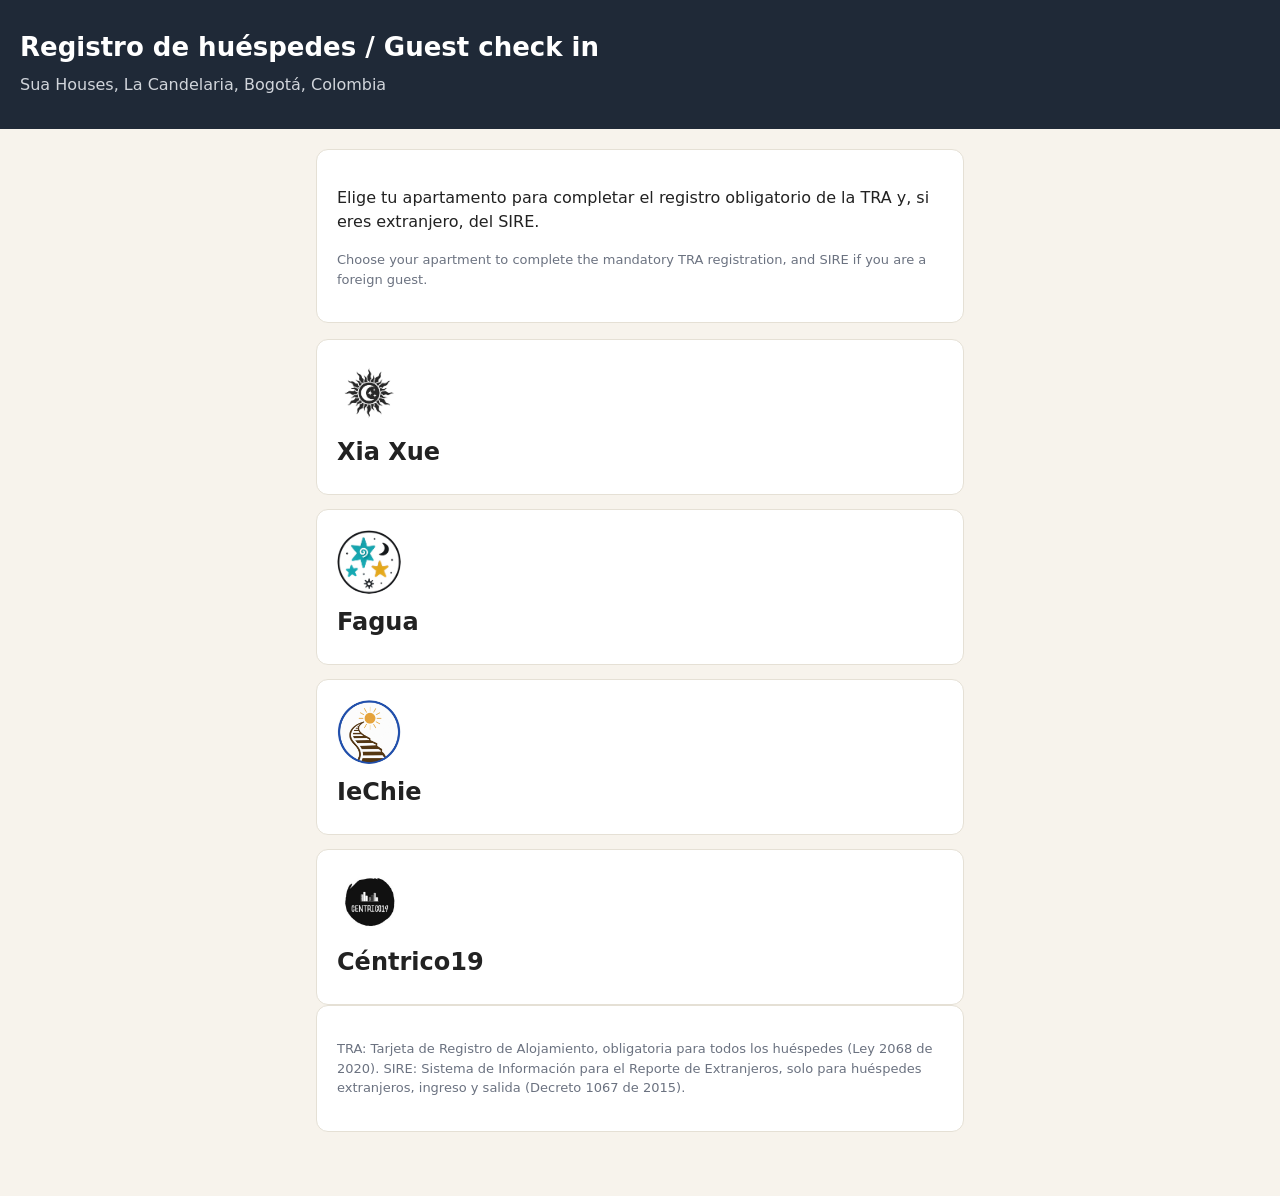
<file: index.html>
<!DOCTYPE html>
<html lang="es">
<head>
<meta charset="utf-8">
<meta name="viewport" content="width=device-width, initial-scale=1">
<title>Registro de huéspedes Sua Houses</title>
<link rel="stylesheet" href="styles.css">
</head>
<body>
<header>
<h1>Registro de huéspedes / Guest check in</h1>
<p>Sua Houses, La Candelaria, Bogotá, Colombia</p>
</header>
<main>
<div class="card">
<p>Elige tu apartamento para completar el registro obligatorio de la TRA y, si eres extranjero, del SIRE.</p>
<p class="small">Choose your apartment to complete the mandatory TRA registration, and SIRE if you are a foreign guest.</p>
</div>
<div class="prop-grid">
<a class="prop-card" href="xia-xue/"><img class="prop-logo" src="assets/logo-xia-xue.jpg" alt="Xia Xue House logo"><h2>Xia Xue</h2></a>
<a class="prop-card" href="fagua/"><img class="prop-logo" src="assets/logo-fagua.jpg" alt="Fagua logo"><h2>Fagua</h2></a>
<a class="prop-card" href="iechie/"><img class="prop-logo" src="assets/logo-iechie.jpg" alt="IeChie logo"><h2>IeChie</h2></a>
<a class="prop-card" href="centrico19/"><img class="prop-logo" src="assets/logo-centrico19.jpg" alt="Céntrico19 logo"><h2>Céntrico19</h2></a>
</div>
<div class="card">
<p class="small">TRA: Tarjeta de Registro de Alojamiento, obligatoria para todos los huéspedes (Ley 2068 de 2020). SIRE: Sistema de Información para el Reporte de Extranjeros, solo para huéspedes extranjeros, ingreso y salida (Decreto 1067 de 2015).</p>
</div>
</main>
</body>
</html>
</file>
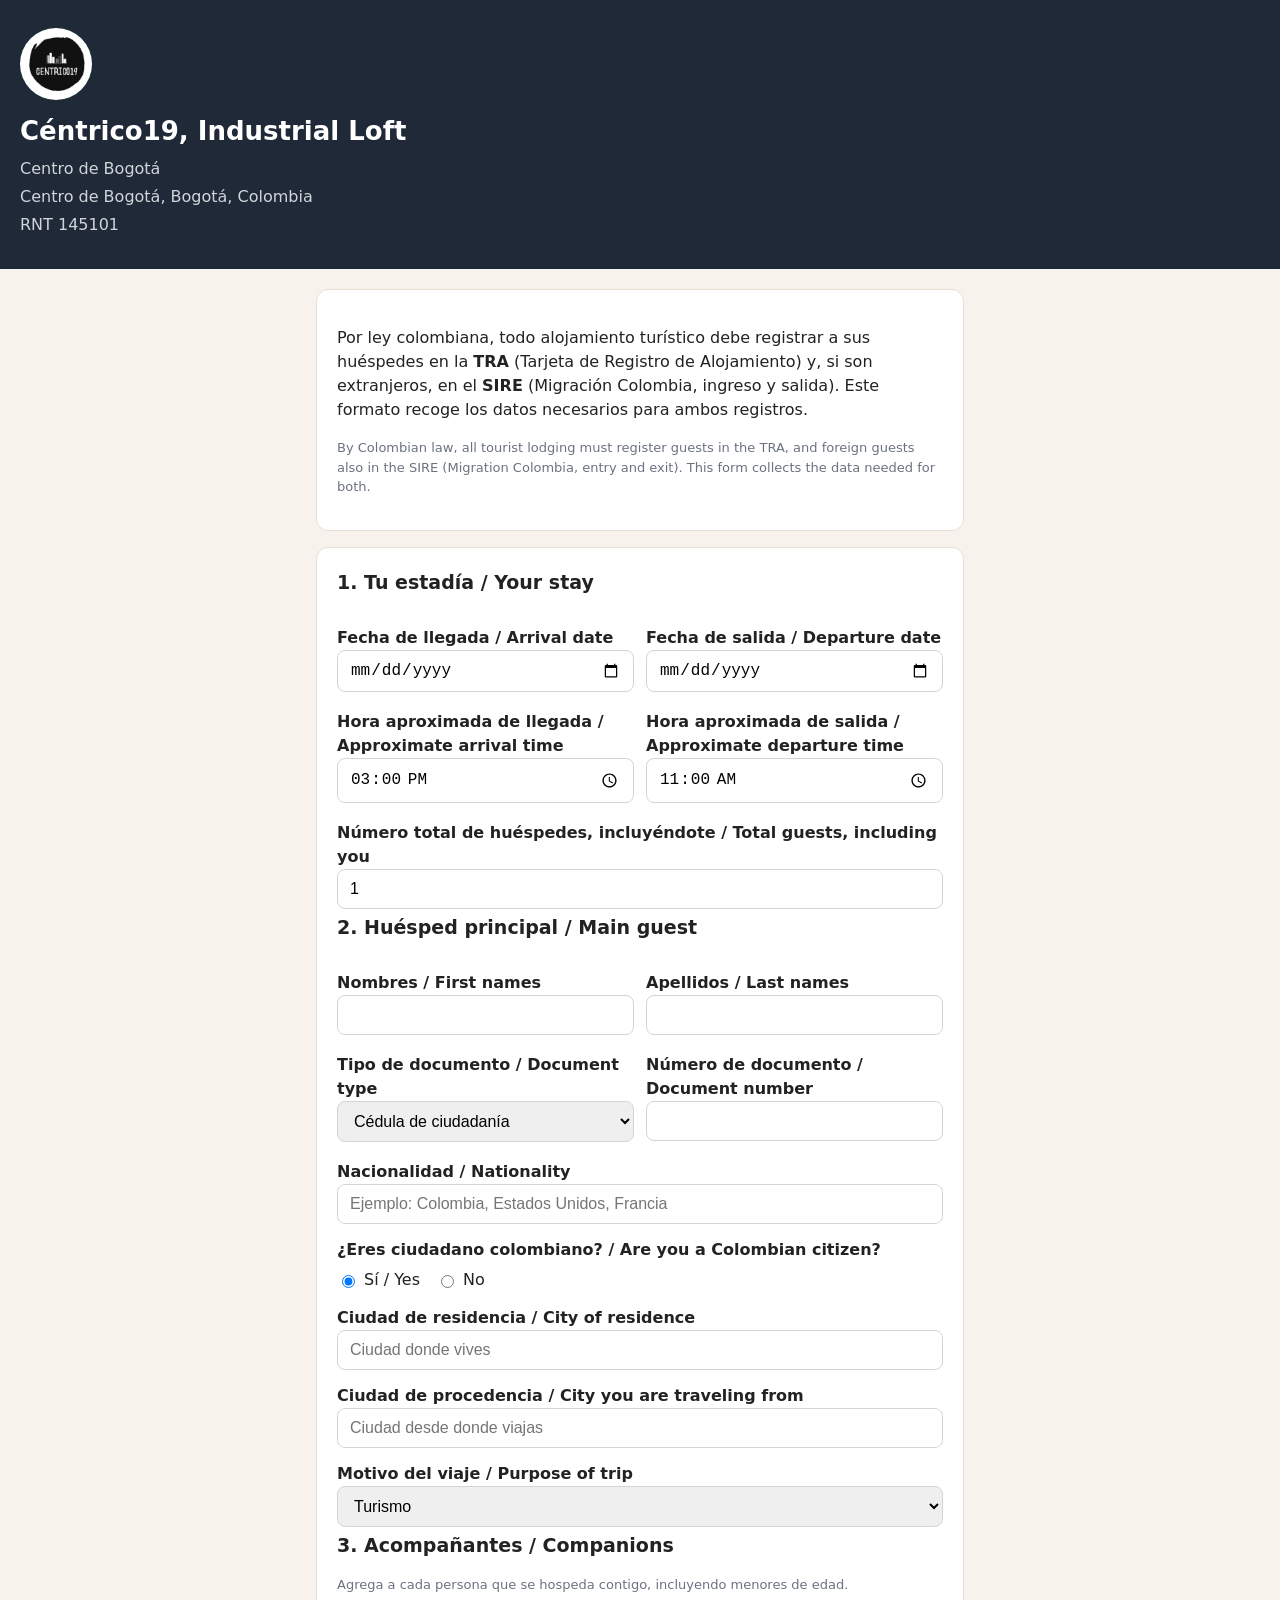
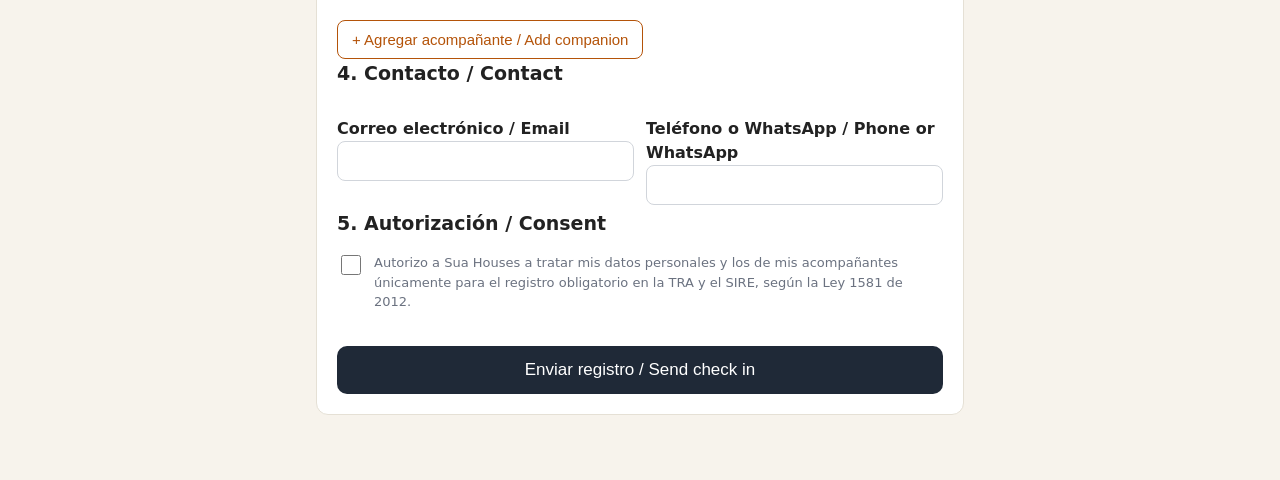
<file: centrico19/index.html>
<!DOCTYPE html>
<html lang="es">
<head>
<meta charset="utf-8">
<meta name="viewport" content="width=device-width, initial-scale=1">
<title>Registro de huéspedes, Céntrico19, Industrial Loft</title>
<link rel="stylesheet" href="../styles.css">
<script>window.PROP = { slug: "centrico19", name: "Céntrico19, Industrial Loft", address: "Centro de Bogotá" };</script>
</head>
<body>
<header>
<img class="prop-logo" src="../assets/logo-centrico19.jpg" alt="Céntrico19 logo">
<h1>Céntrico19, Industrial Loft</h1>
<p>Centro de Bogotá</p>
<p>Centro de Bogotá, Bogotá, Colombia</p>
<p>RNT 145101</p>
</header>
<main>
<div class="card">
<p>Por ley colombiana, todo alojamiento turístico debe registrar a sus huéspedes en la <strong>TRA</strong> (Tarjeta de Registro de Alojamiento) y, si son extranjeros, en el <strong>SIRE</strong> (Migración Colombia, ingreso y salida). Este formato recoge los datos necesarios para ambos registros.</p>
<p class="small">By Colombian law, all tourist lodging must register guests in the TRA, and foreign guests also in the SIRE (Migration Colombia, entry and exit). This form collects the data needed for both.</p>
</div>

<form id="checkin-form" class="card">
<h2>1. Tu estadía / Your stay</h2>
<div class="row">
<label>Fecha de llegada / Arrival date<input type="date" id="llegada" required></label>
<label>Fecha de salida / Departure date<input type="date" id="salida" required></label>
</div>
<div class="row">
<label>Hora aproximada de llegada / Approximate arrival time<input type="time" id="hora-llegada" value="15:00"></label>
<label>Hora aproximada de salida / Approximate departure time<input type="time" id="hora-salida" value="11:00"></label>
</div>
<label>Número total de huéspedes, incluyéndote / Total guests, including you<input type="number" id="num-huespedes" min="1" value="1" required></label>

<h2>2. Huésped principal / Main guest</h2>
<div class="row">
<label>Nombres / First names<input id="main-nombres" required></label>
<label>Apellidos / Last names<input id="main-apellidos" required></label>
</div>
<div class="row">
<label>Tipo de documento / Document type<select id="main-tipo">
<option>Cédula de ciudadanía</option><option>Cédula de extranjería</option>
<option>Pasaporte</option><option>PEP</option><option>Otro</option></select></label>
<label>Número de documento / Document number<input id="main-doc" required></label>
</div>
<label>Nacionalidad / Nationality<input id="main-nac" required placeholder="Ejemplo: Colombia, Estados Unidos, Francia"></label>
<label>¿Eres ciudadano colombiano? / Are you a Colombian citizen?</label>
<div class="radio">
<label><input type="radio" name="main-colombiano" value="si" checked> Sí / Yes</label>
<label><input type="radio" name="main-colombiano" value="no"> No</label>
</div>
<div id="sire-main" class="sire-box">
<p><strong>Como eres extranjero, también se reportará tu ingreso y salida en el SIRE</strong> de Migración Colombia. Tu dirección en Colombia para este reporte es este apartamento.</p>
</div>
<label>Ciudad de residencia / City of residence<input id="main-residencia" required placeholder="Ciudad donde vives"></label>
<label>Ciudad de procedencia / City you are traveling from<input id="main-procedencia" required placeholder="Ciudad desde donde viajas"></label>
<label>Motivo del viaje / Purpose of trip<select id="main-motivo">
<option>Turismo</option><option>Trabajo</option><option>Visita familiar</option><option>Otro</option></select></label>

<h2>3. Acompañantes / Companions</h2>
<p class="small">Agrega a cada persona que se hospeda contigo, incluyendo menores de edad.</p>
<div id="companions"></div>
<button type="button" class="add-btn" id="add-companion">+ Agregar acompañante / Add companion</button>

<h2>4. Contacto / Contact</h2>
<div class="row">
<label>Correo electrónico / Email<input type="email" id="email" required></label>
<label>Teléfono o WhatsApp / Phone or WhatsApp<input id="telefono" required></label>
</div>

<h2>5. Autorización / Consent</h2>
<label class="consent"><input type="checkbox" id="consent" required>
<span>Autorizo a Sua Houses a tratar mis datos personales y los de mis acompañantes únicamente para el registro obligatorio en la TRA y el SIRE, según la Ley 1581 de 2012.</span></label>

<p id="report-hint" class="small"></p>
<p id="form-error" class="error"></p>
<button type="submit" class="submit-btn">Enviar registro / Send check in</button>
</form>

<div id="result" class="card">
<h2>Registro recibido / Check in received</h2>
<div id="result-summary"></div>
<a id="wa-link" class="wa-btn" href="#" target="_blank" rel="noopener">Enviar por WhatsApp al anfitrión</a>
<button type="button" class="dl-btn" id="dl-csv">Descargar registro (CSV)</button>
<p class="small">Sua Houses, La Candelaria, Bogotá, Colombia.</p>
</div>
</main>
<script src="../checkin.js"></script>
</body>
</html>
</file>
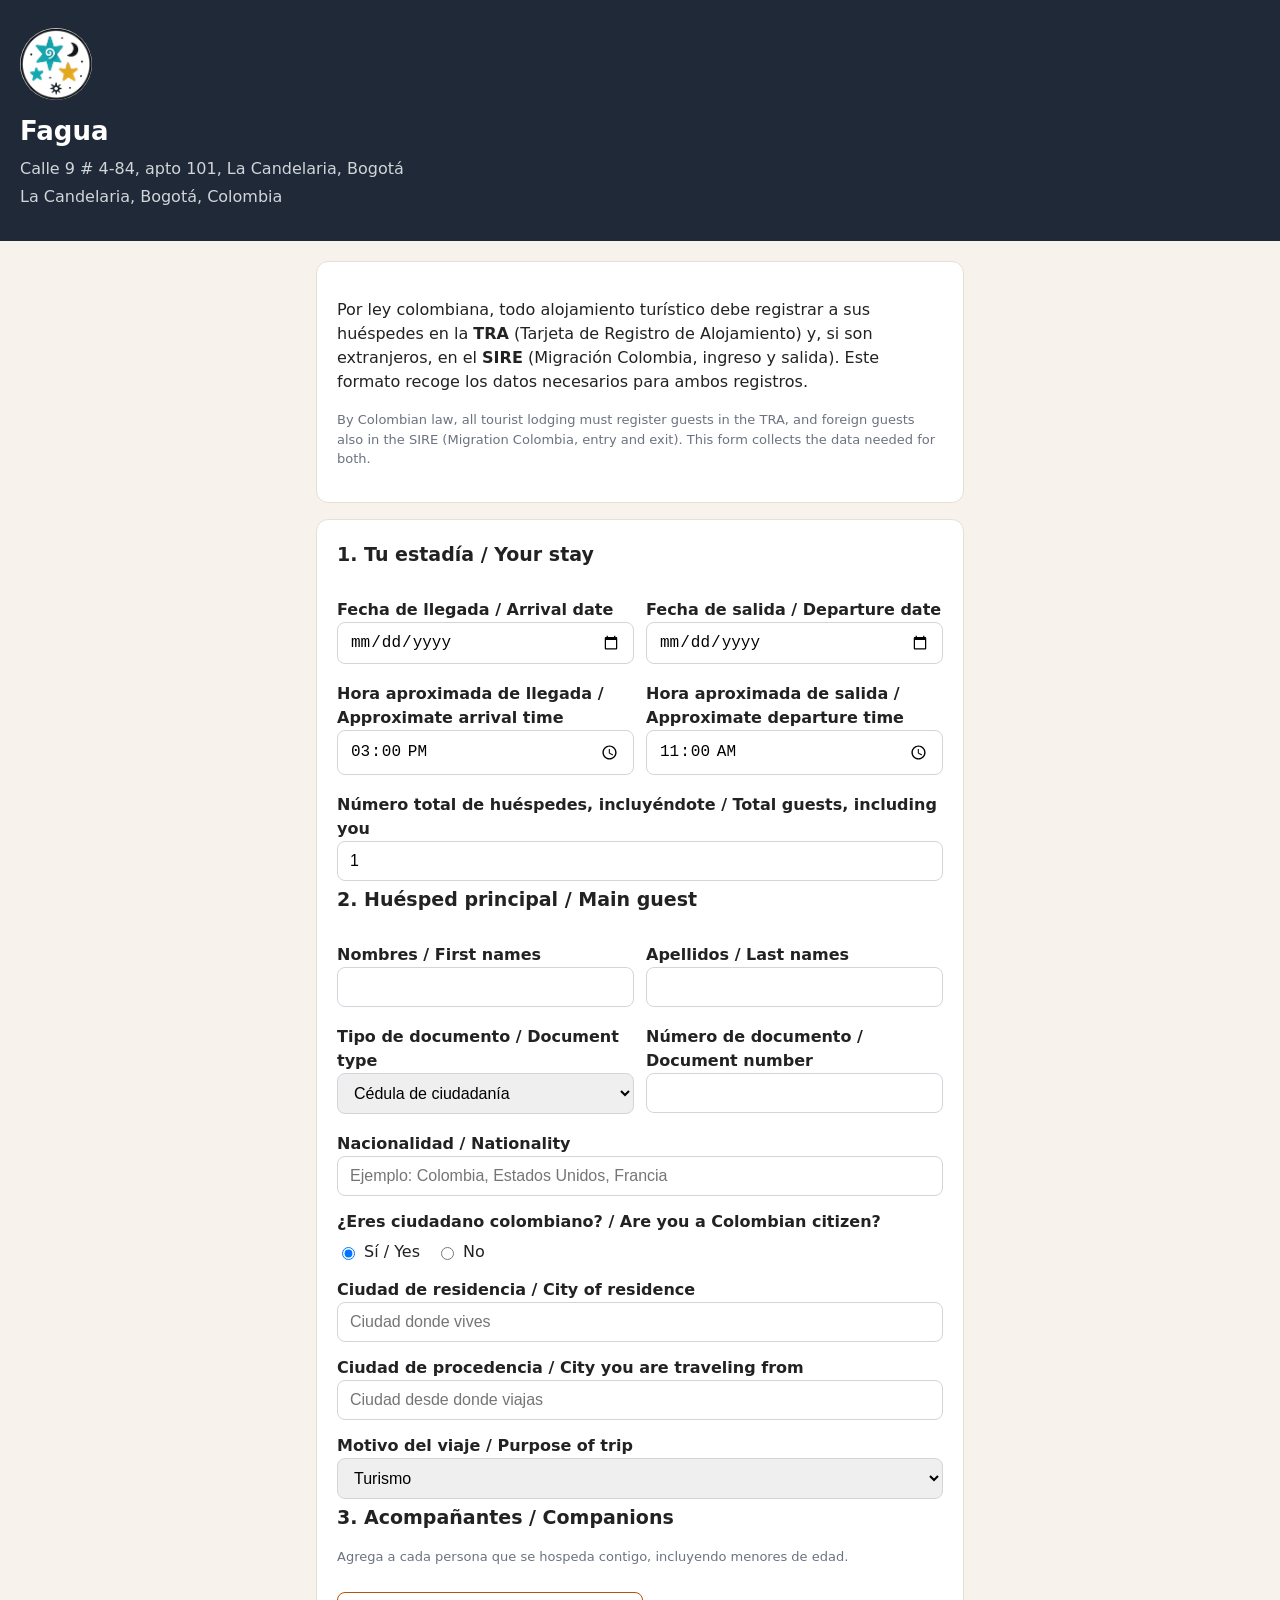
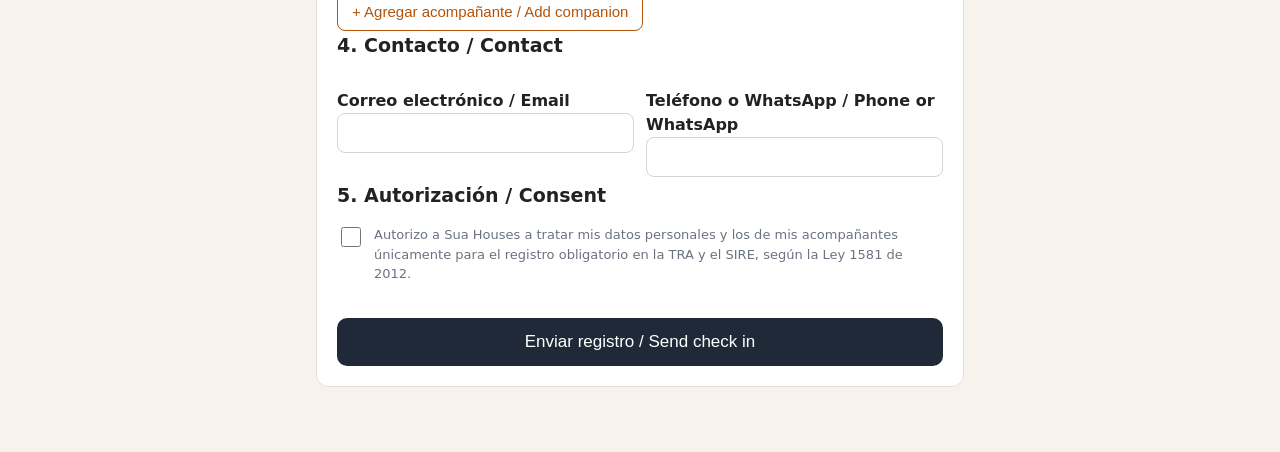
<file: fagua/index.html>
<!DOCTYPE html>
<html lang="es">
<head>
<meta charset="utf-8">
<meta name="viewport" content="width=device-width, initial-scale=1">
<title>Registro de huéspedes, Fagua</title>
<link rel="stylesheet" href="../styles.css">
<script>window.PROP = { slug: "fagua", name: "Fagua", address: "Calle 9 # 4-84, apto 101, La Candelaria, Bogotá" };</script>
</head>
<body>
<header>
<img class="prop-logo" src="../assets/logo-fagua.jpg" alt="Fagua logo">
<h1>Fagua</h1>
<p>Calle 9 # 4-84, apto 101, La Candelaria, Bogotá</p>
<p>La Candelaria, Bogotá, Colombia</p>

</header>
<main>
<div class="card">
<p>Por ley colombiana, todo alojamiento turístico debe registrar a sus huéspedes en la <strong>TRA</strong> (Tarjeta de Registro de Alojamiento) y, si son extranjeros, en el <strong>SIRE</strong> (Migración Colombia, ingreso y salida). Este formato recoge los datos necesarios para ambos registros.</p>
<p class="small">By Colombian law, all tourist lodging must register guests in the TRA, and foreign guests also in the SIRE (Migration Colombia, entry and exit). This form collects the data needed for both.</p>
</div>

<form id="checkin-form" class="card">
<h2>1. Tu estadía / Your stay</h2>
<div class="row">
<label>Fecha de llegada / Arrival date<input type="date" id="llegada" required></label>
<label>Fecha de salida / Departure date<input type="date" id="salida" required></label>
</div>
<div class="row">
<label>Hora aproximada de llegada / Approximate arrival time<input type="time" id="hora-llegada" value="15:00"></label>
<label>Hora aproximada de salida / Approximate departure time<input type="time" id="hora-salida" value="11:00"></label>
</div>
<label>Número total de huéspedes, incluyéndote / Total guests, including you<input type="number" id="num-huespedes" min="1" value="1" required></label>

<h2>2. Huésped principal / Main guest</h2>
<div class="row">
<label>Nombres / First names<input id="main-nombres" required></label>
<label>Apellidos / Last names<input id="main-apellidos" required></label>
</div>
<div class="row">
<label>Tipo de documento / Document type<select id="main-tipo">
<option>Cédula de ciudadanía</option><option>Cédula de extranjería</option>
<option>Pasaporte</option><option>PEP</option><option>Otro</option></select></label>
<label>Número de documento / Document number<input id="main-doc" required></label>
</div>
<label>Nacionalidad / Nationality<input id="main-nac" required placeholder="Ejemplo: Colombia, Estados Unidos, Francia"></label>
<label>¿Eres ciudadano colombiano? / Are you a Colombian citizen?</label>
<div class="radio">
<label><input type="radio" name="main-colombiano" value="si" checked> Sí / Yes</label>
<label><input type="radio" name="main-colombiano" value="no"> No</label>
</div>
<div id="sire-main" class="sire-box">
<p><strong>Como eres extranjero, también se reportará tu ingreso y salida en el SIRE</strong> de Migración Colombia. Tu dirección en Colombia para este reporte es este apartamento.</p>
</div>
<label>Ciudad de residencia / City of residence<input id="main-residencia" required placeholder="Ciudad donde vives"></label>
<label>Ciudad de procedencia / City you are traveling from<input id="main-procedencia" required placeholder="Ciudad desde donde viajas"></label>
<label>Motivo del viaje / Purpose of trip<select id="main-motivo">
<option>Turismo</option><option>Trabajo</option><option>Visita familiar</option><option>Otro</option></select></label>

<h2>3. Acompañantes / Companions</h2>
<p class="small">Agrega a cada persona que se hospeda contigo, incluyendo menores de edad.</p>
<div id="companions"></div>
<button type="button" class="add-btn" id="add-companion">+ Agregar acompañante / Add companion</button>

<h2>4. Contacto / Contact</h2>
<div class="row">
<label>Correo electrónico / Email<input type="email" id="email" required></label>
<label>Teléfono o WhatsApp / Phone or WhatsApp<input id="telefono" required></label>
</div>

<h2>5. Autorización / Consent</h2>
<label class="consent"><input type="checkbox" id="consent" required>
<span>Autorizo a Sua Houses a tratar mis datos personales y los de mis acompañantes únicamente para el registro obligatorio en la TRA y el SIRE, según la Ley 1581 de 2012.</span></label>

<p id="report-hint" class="small"></p>
<p id="form-error" class="error"></p>
<button type="submit" class="submit-btn">Enviar registro / Send check in</button>
</form>

<div id="result" class="card">
<h2>Registro recibido / Check in received</h2>
<div id="result-summary"></div>
<a id="wa-link" class="wa-btn" href="#" target="_blank" rel="noopener">Enviar por WhatsApp al anfitrión</a>
<button type="button" class="dl-btn" id="dl-csv">Descargar registro (CSV)</button>
<p class="small">Sua Houses, La Candelaria, Bogotá, Colombia.</p>
</div>
</main>
<script src="../checkin.js"></script>
</body>
</html>
</file>
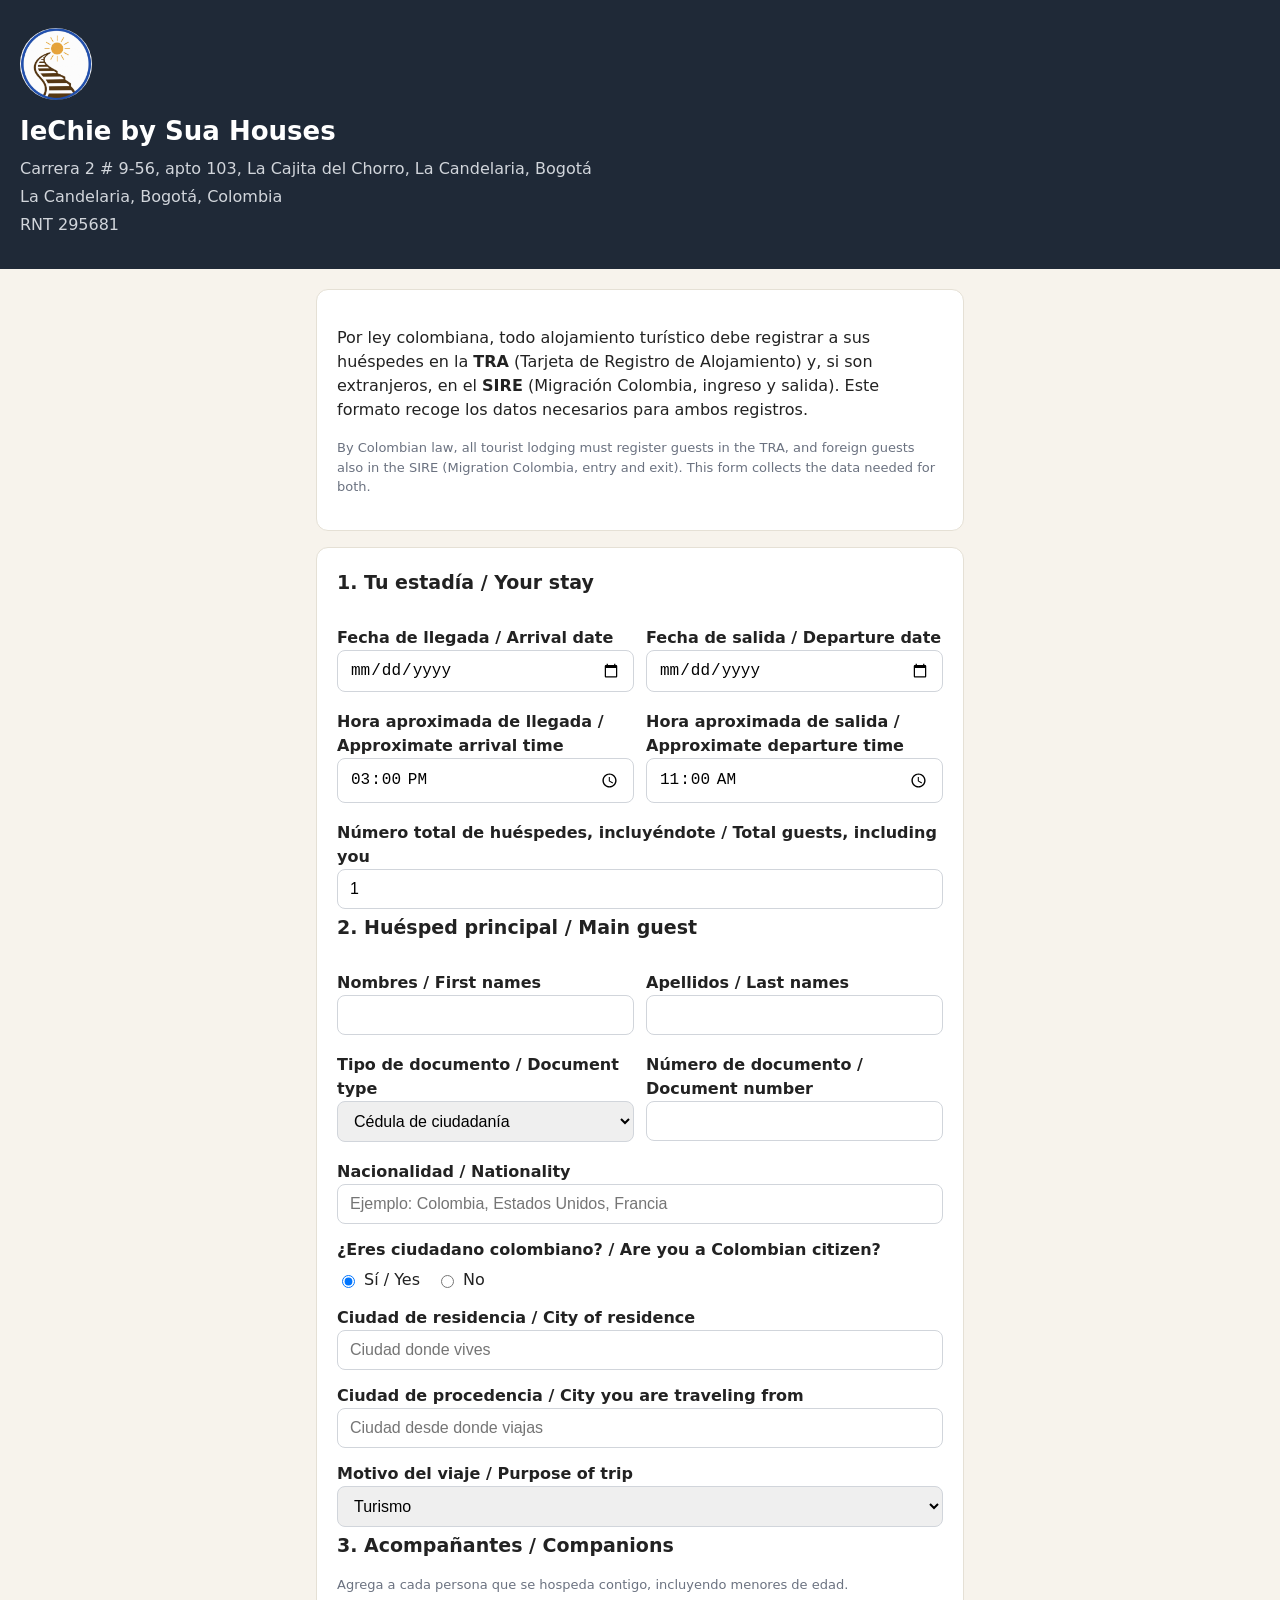
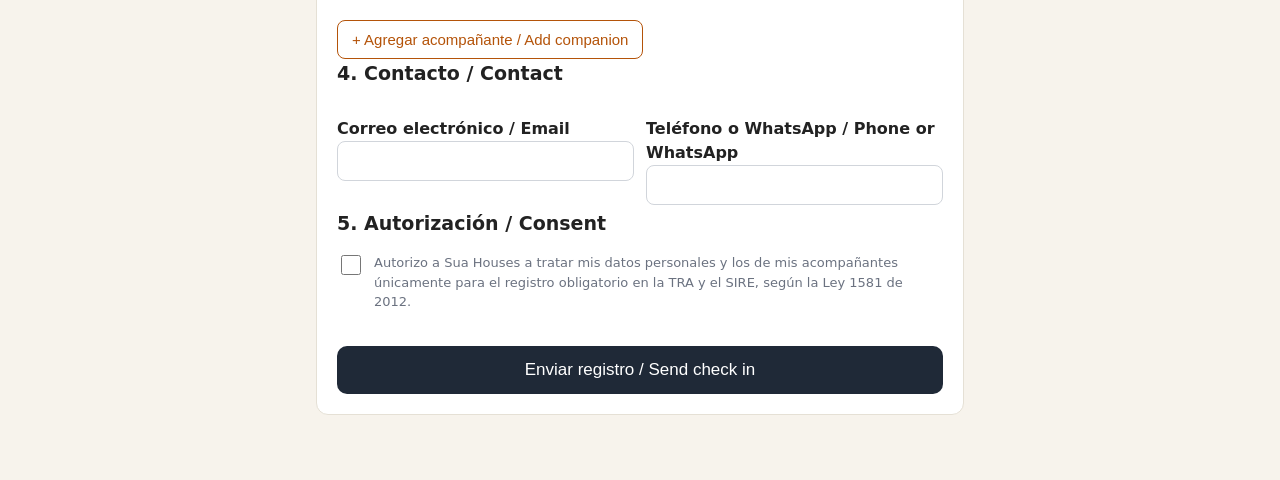
<file: iechie/index.html>
<!DOCTYPE html>
<html lang="es">
<head>
<meta charset="utf-8">
<meta name="viewport" content="width=device-width, initial-scale=1">
<title>Registro de huéspedes, IeChie by Sua Houses</title>
<link rel="stylesheet" href="../styles.css">
<script>window.PROP = { slug: "iechie", name: "IeChie by Sua Houses", address: "Carrera 2 # 9-56, apto 103, La Cajita del Chorro, La Candelaria, Bogotá" };</script>
</head>
<body>
<header>
<img class="prop-logo" src="../assets/logo-iechie.jpg" alt="IeChie logo">
<h1>IeChie by Sua Houses</h1>
<p>Carrera 2 # 9-56, apto 103, La Cajita del Chorro, La Candelaria, Bogotá</p>
<p>La Candelaria, Bogotá, Colombia</p>
<p>RNT 295681</p>
</header>
<main>
<div class="card">
<p>Por ley colombiana, todo alojamiento turístico debe registrar a sus huéspedes en la <strong>TRA</strong> (Tarjeta de Registro de Alojamiento) y, si son extranjeros, en el <strong>SIRE</strong> (Migración Colombia, ingreso y salida). Este formato recoge los datos necesarios para ambos registros.</p>
<p class="small">By Colombian law, all tourist lodging must register guests in the TRA, and foreign guests also in the SIRE (Migration Colombia, entry and exit). This form collects the data needed for both.</p>
</div>

<form id="checkin-form" class="card">
<h2>1. Tu estadía / Your stay</h2>
<div class="row">
<label>Fecha de llegada / Arrival date<input type="date" id="llegada" required></label>
<label>Fecha de salida / Departure date<input type="date" id="salida" required></label>
</div>
<div class="row">
<label>Hora aproximada de llegada / Approximate arrival time<input type="time" id="hora-llegada" value="15:00"></label>
<label>Hora aproximada de salida / Approximate departure time<input type="time" id="hora-salida" value="11:00"></label>
</div>
<label>Número total de huéspedes, incluyéndote / Total guests, including you<input type="number" id="num-huespedes" min="1" value="1" required></label>

<h2>2. Huésped principal / Main guest</h2>
<div class="row">
<label>Nombres / First names<input id="main-nombres" required></label>
<label>Apellidos / Last names<input id="main-apellidos" required></label>
</div>
<div class="row">
<label>Tipo de documento / Document type<select id="main-tipo">
<option>Cédula de ciudadanía</option><option>Cédula de extranjería</option>
<option>Pasaporte</option><option>PEP</option><option>Otro</option></select></label>
<label>Número de documento / Document number<input id="main-doc" required></label>
</div>
<label>Nacionalidad / Nationality<input id="main-nac" required placeholder="Ejemplo: Colombia, Estados Unidos, Francia"></label>
<label>¿Eres ciudadano colombiano? / Are you a Colombian citizen?</label>
<div class="radio">
<label><input type="radio" name="main-colombiano" value="si" checked> Sí / Yes</label>
<label><input type="radio" name="main-colombiano" value="no"> No</label>
</div>
<div id="sire-main" class="sire-box">
<p><strong>Como eres extranjero, también se reportará tu ingreso y salida en el SIRE</strong> de Migración Colombia. Tu dirección en Colombia para este reporte es este apartamento.</p>
</div>
<label>Ciudad de residencia / City of residence<input id="main-residencia" required placeholder="Ciudad donde vives"></label>
<label>Ciudad de procedencia / City you are traveling from<input id="main-procedencia" required placeholder="Ciudad desde donde viajas"></label>
<label>Motivo del viaje / Purpose of trip<select id="main-motivo">
<option>Turismo</option><option>Trabajo</option><option>Visita familiar</option><option>Otro</option></select></label>

<h2>3. Acompañantes / Companions</h2>
<p class="small">Agrega a cada persona que se hospeda contigo, incluyendo menores de edad.</p>
<div id="companions"></div>
<button type="button" class="add-btn" id="add-companion">+ Agregar acompañante / Add companion</button>

<h2>4. Contacto / Contact</h2>
<div class="row">
<label>Correo electrónico / Email<input type="email" id="email" required></label>
<label>Teléfono o WhatsApp / Phone or WhatsApp<input id="telefono" required></label>
</div>

<h2>5. Autorización / Consent</h2>
<label class="consent"><input type="checkbox" id="consent" required>
<span>Autorizo a Sua Houses a tratar mis datos personales y los de mis acompañantes únicamente para el registro obligatorio en la TRA y el SIRE, según la Ley 1581 de 2012.</span></label>

<p id="report-hint" class="small"></p>
<p id="form-error" class="error"></p>
<button type="submit" class="submit-btn">Enviar registro / Send check in</button>
</form>

<div id="result" class="card">
<h2>Registro recibido / Check in received</h2>
<div id="result-summary"></div>
<a id="wa-link" class="wa-btn" href="#" target="_blank" rel="noopener">Enviar por WhatsApp al anfitrión</a>
<button type="button" class="dl-btn" id="dl-csv">Descargar registro (CSV)</button>
<p class="small">Sua Houses, La Candelaria, Bogotá, Colombia.</p>
</div>
</main>
<script src="../checkin.js"></script>
</body>
</html>
</file>
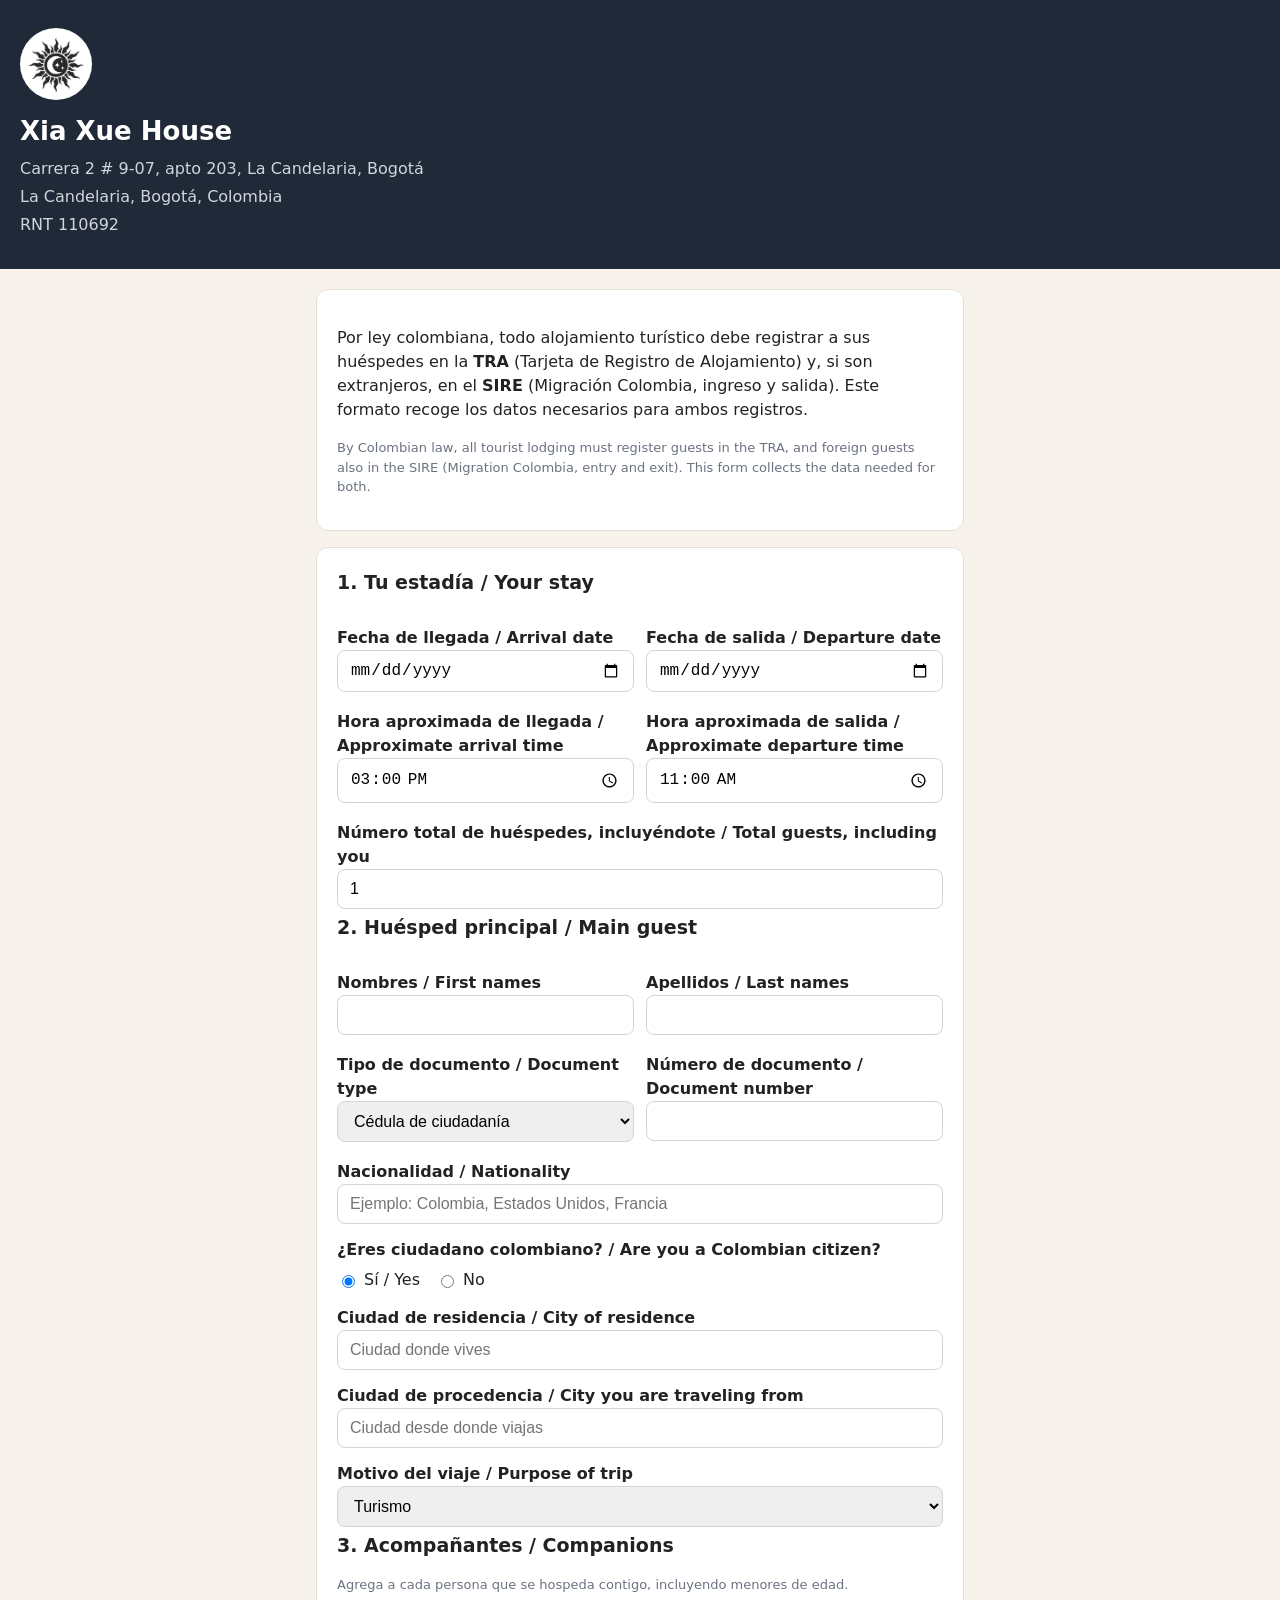
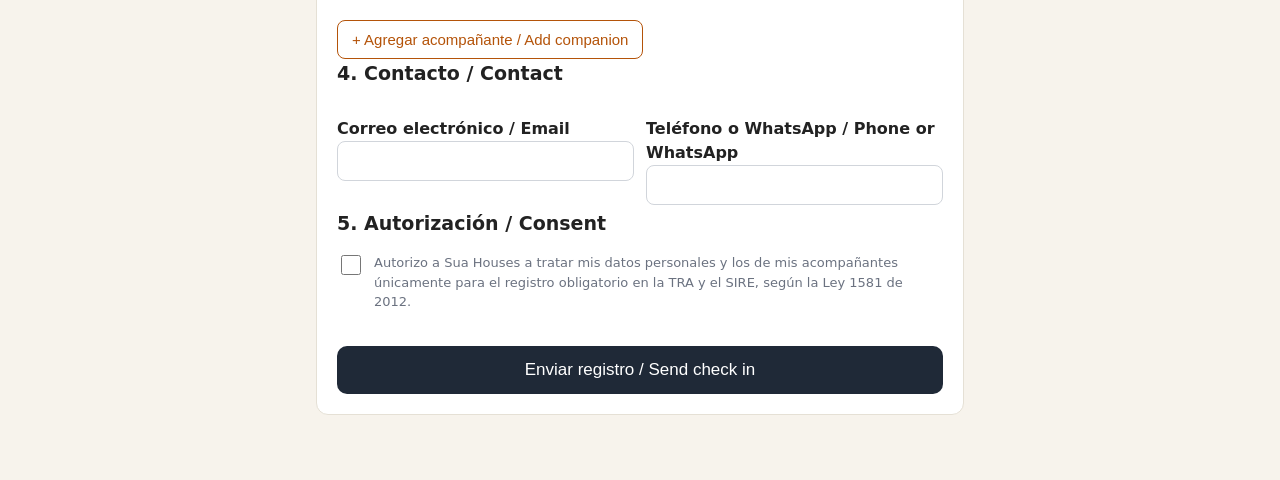
<file: xia-xue/index.html>
<!DOCTYPE html>
<html lang="es">
<head>
<meta charset="utf-8">
<meta name="viewport" content="width=device-width, initial-scale=1">
<title>Registro de huéspedes, Xia Xue House</title>
<link rel="stylesheet" href="../styles.css">
<script>window.PROP = { slug: "xia-xue", name: "Xia Xue House", address: "Carrera 2 # 9-07, apto 203, La Candelaria, Bogotá" };</script>
</head>
<body>
<header>
<img class="prop-logo" src="../assets/logo-xia-xue.jpg" alt="Xia Xue House logo">
<h1>Xia Xue House</h1>
<p>Carrera 2 # 9-07, apto 203, La Candelaria, Bogotá</p>
<p>La Candelaria, Bogotá, Colombia</p>
<p>RNT 110692</p>
</header>
<main>
<div class="card">
<p>Por ley colombiana, todo alojamiento turístico debe registrar a sus huéspedes en la <strong>TRA</strong> (Tarjeta de Registro de Alojamiento) y, si son extranjeros, en el <strong>SIRE</strong> (Migración Colombia, ingreso y salida). Este formato recoge los datos necesarios para ambos registros.</p>
<p class="small">By Colombian law, all tourist lodging must register guests in the TRA, and foreign guests also in the SIRE (Migration Colombia, entry and exit). This form collects the data needed for both.</p>
</div>

<form id="checkin-form" class="card">
<h2>1. Tu estadía / Your stay</h2>
<div class="row">
<label>Fecha de llegada / Arrival date<input type="date" id="llegada" required></label>
<label>Fecha de salida / Departure date<input type="date" id="salida" required></label>
</div>
<div class="row">
<label>Hora aproximada de llegada / Approximate arrival time<input type="time" id="hora-llegada" value="15:00"></label>
<label>Hora aproximada de salida / Approximate departure time<input type="time" id="hora-salida" value="11:00"></label>
</div>
<label>Número total de huéspedes, incluyéndote / Total guests, including you<input type="number" id="num-huespedes" min="1" value="1" required></label>

<h2>2. Huésped principal / Main guest</h2>
<div class="row">
<label>Nombres / First names<input id="main-nombres" required></label>
<label>Apellidos / Last names<input id="main-apellidos" required></label>
</div>
<div class="row">
<label>Tipo de documento / Document type<select id="main-tipo">
<option>Cédula de ciudadanía</option><option>Cédula de extranjería</option>
<option>Pasaporte</option><option>PEP</option><option>Otro</option></select></label>
<label>Número de documento / Document number<input id="main-doc" required></label>
</div>
<label>Nacionalidad / Nationality<input id="main-nac" required placeholder="Ejemplo: Colombia, Estados Unidos, Francia"></label>
<label>¿Eres ciudadano colombiano? / Are you a Colombian citizen?</label>
<div class="radio">
<label><input type="radio" name="main-colombiano" value="si" checked> Sí / Yes</label>
<label><input type="radio" name="main-colombiano" value="no"> No</label>
</div>
<div id="sire-main" class="sire-box">
<p><strong>Como eres extranjero, también se reportará tu ingreso y salida en el SIRE</strong> de Migración Colombia. Tu dirección en Colombia para este reporte es este apartamento.</p>
</div>
<label>Ciudad de residencia / City of residence<input id="main-residencia" required placeholder="Ciudad donde vives"></label>
<label>Ciudad de procedencia / City you are traveling from<input id="main-procedencia" required placeholder="Ciudad desde donde viajas"></label>
<label>Motivo del viaje / Purpose of trip<select id="main-motivo">
<option>Turismo</option><option>Trabajo</option><option>Visita familiar</option><option>Otro</option></select></label>

<h2>3. Acompañantes / Companions</h2>
<p class="small">Agrega a cada persona que se hospeda contigo, incluyendo menores de edad.</p>
<div id="companions"></div>
<button type="button" class="add-btn" id="add-companion">+ Agregar acompañante / Add companion</button>

<h2>4. Contacto / Contact</h2>
<div class="row">
<label>Correo electrónico / Email<input type="email" id="email" required></label>
<label>Teléfono o WhatsApp / Phone or WhatsApp<input id="telefono" required></label>
</div>

<h2>5. Autorización / Consent</h2>
<label class="consent"><input type="checkbox" id="consent" required>
<span>Autorizo a Sua Houses a tratar mis datos personales y los de mis acompañantes únicamente para el registro obligatorio en la TRA y el SIRE, según la Ley 1581 de 2012.</span></label>

<p id="report-hint" class="small"></p>
<p id="form-error" class="error"></p>
<button type="submit" class="submit-btn">Enviar registro / Send check in</button>
</form>

<div id="result" class="card">
<h2>Registro recibido / Check in received</h2>
<div id="result-summary"></div>
<a id="wa-link" class="wa-btn" href="#" target="_blank" rel="noopener">Enviar por WhatsApp al anfitrión</a>
<button type="button" class="dl-btn" id="dl-csv">Descargar registro (CSV)</button>
<p class="small">Sua Houses, La Candelaria, Bogotá, Colombia.</p>
</div>
</main>
<script src="../checkin.js"></script>
</body>
</html>
</file>
<file: styles.css>
* { box-sizing: border-box; }
body { margin: 0; font-family: system-ui, -apple-system, "Segoe UI", Roboto, Arial, sans-serif; background: #f7f3ec; color: #222; line-height: 1.5; }
header { background: #1f2937; color: #fff; padding: 28px 20px; }
header h1 { margin: 0 0 6px; font-size: 26px; }
header p { margin: 4px 0; color: #d1d5db; }
main { max-width: 680px; margin: 0 auto; padding: 20px 16px 48px; }
.card { background: #fff; border: 1px solid #e5e0d5; border-radius: 12px; padding: 20px; margin-bottom: 16px; }
.card h2 { margin-top: 0; font-size: 19px; }
label { display: block; font-weight: 600; margin: 14px 0 4px; }
label span { display: block; font-weight: 400; color: #6b7280; font-size: 13px; }
input, select { width: 100%; padding: 10px 12px; border: 1px solid #d1d5db; border-radius: 8px; font-size: 16px; }
input:focus, select:focus { outline: 2px solid #b45309; border-color: #b45309; }
.row { display: grid; grid-template-columns: 1fr 1fr; gap: 12px; }
.radio { display: flex; gap: 16px; margin-top: 6px; }
.radio label { font-weight: 400; margin: 0; display: flex; align-items: center; gap: 6px; }
.radio input { width: auto; }
.sire-box { display: none; background: #eff6ff; border: 1px solid #bfdbfe; border-radius: 8px; padding: 12px 14px; margin-top: 12px; }
.sire-box.visible { display: block; }
.companion { border: 1px dashed #d1d5db; border-radius: 10px; padding: 14px; margin-top: 12px; position: relative; }
.companion h3 { margin: 0 0 4px; font-size: 16px; }
.remove-btn { background: none; border: none; color: #b91c1c; font-size: 14px; cursor: pointer; padding: 0; margin-top: 8px; }
.add-btn { background: #fff; border: 1px solid #b45309; color: #b45309; border-radius: 8px; padding: 10px 14px; font-size: 15px; cursor: pointer; margin-top: 12px; }
.consent { display: flex; gap: 10px; align-items: flex-start; font-weight: 400; }
.consent input { width: 20px; height: 20px; margin-top: 2px; flex-shrink: 0; }
.submit-btn { width: 100%; background: #1f2937; color: #fff; border: none; border-radius: 10px; padding: 14px; font-size: 17px; cursor: pointer; margin-top: 20px; }
.submit-btn:hover { background: #374151; }
.error { color: #b91c1c; font-size: 14px; margin-top: 10px; }
#result { display: none; }
#result.visible { display: block; }
.wa-btn { display: block; text-align: center; background: #25d366; color: #fff; text-decoration: none; border-radius: 10px; padding: 14px; font-size: 17px; margin-top: 14px; }
.dl-btn { display: block; width: 100%; background: #fff; border: 1px solid #1f2937; color: #1f2937; border-radius: 10px; padding: 12px; font-size: 16px; cursor: pointer; margin-top: 10px; }
.prop-grid { display: grid; gap: 14px; }
.prop-card { display: block; background: #fff; border: 1px solid #e5e0d5; border-radius: 12px; padding: 20px; text-decoration: none; color: #222; }
.prop-logo { display: block; width: 64px; height: 64px; border-radius: 50%; background: #fff; object-fit: cover; margin: 0 0 10px; }
header .prop-logo { width: 72px; height: 72px; margin: 0 0 12px; }
.prop-card h2 { margin: 0 0 4px; }
.prop-card p { margin: 0; color: #6b7280; }
.prop-card:hover { border-color: #b45309; }
.small { color: #6b7280; font-size: 13px; }
ul { margin: 8px 0; padding-left: 20px; }
@media (max-width: 520px) { .row { grid-template-columns: 1fr; } }
</file>
